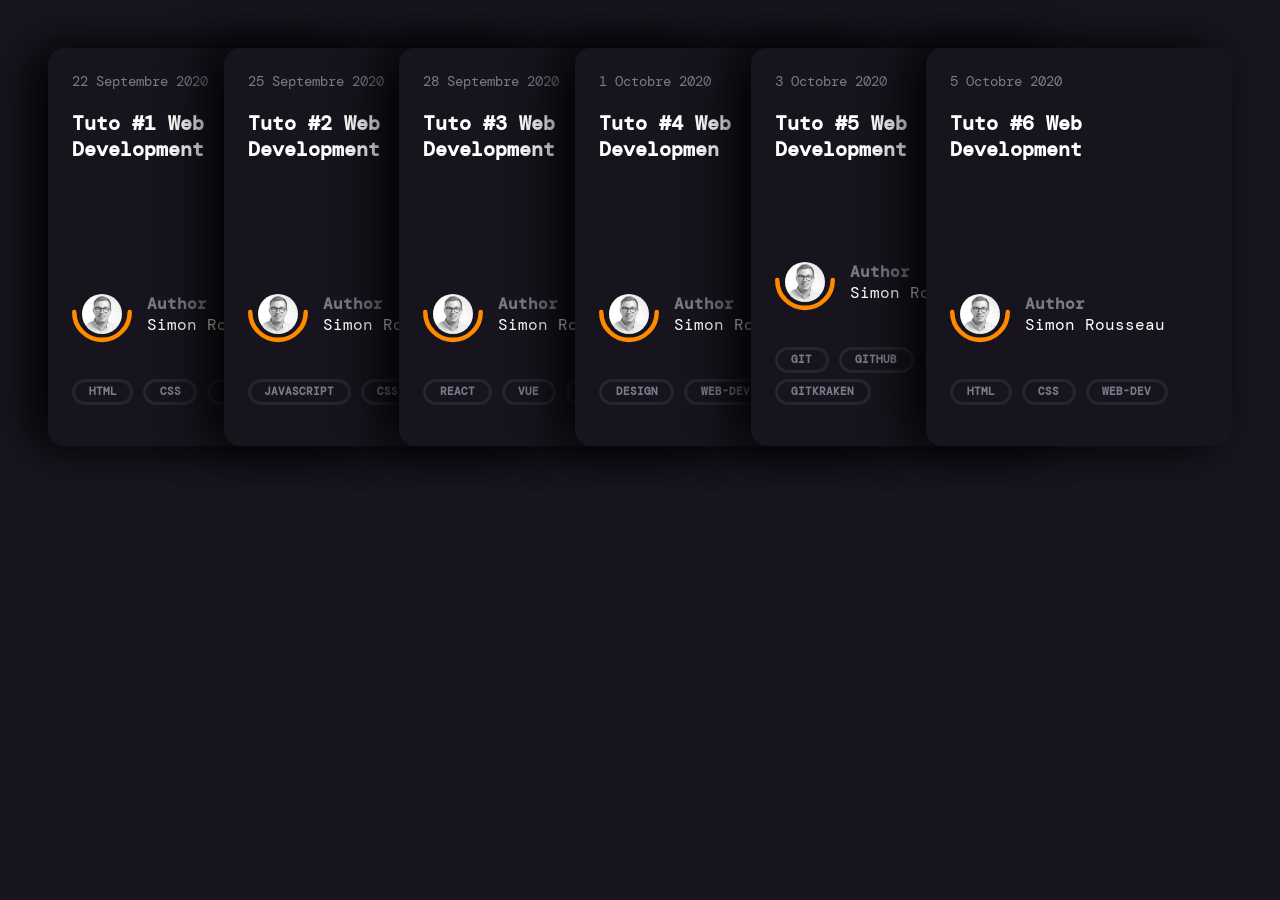
<file: index.html>
<!DOCTYPE html>
<html lang="en">

<head>
    <meta charset="UTF-8">
    <meta name="viewport" content="width=device-width, initial-scale=1.0">
    <title>CSS Cards Animation</title>
    <link rel="stylesheet" href="cards.css">
</head>

<body>
    <section class="card-list">
        <article class="card">
            <header class="card-header">
                <p>22 Septembre 2020</p>
                <h2>Tuto #1 Web Development</h2>
            </header>
            <div class="card-author">
                <a href="#" class="author-avatar">
                    <img src="avatar.jpg" alt="avatar">
                </a>
                <svg class="half-circle" viewBox="0 0 106 57">
                    <path d="M102 4c0 27.1-21.9 49-49 49S4 31.1 4 4"></path>
                </svg>
                <div class="author-name">
                    <div class="author-name-prefix">Author</div>
                    Simon Rousseau
                </div>
            </div>
            <div class="tags">
                <a href="#">html</a>
                <a href="#">css</a>
                <a href="#">web-dev</a>
            </div>
        </article>
        <article class="card">
            <header class="card-header">
                <p>25 Septembre 2020</p>
                <h2>Tuto #2 Web Development</h2>
            </header>
            <div class="card-author">
                <a href="#" class="author-avatar">
                    <img src="avatar.jpg" alt="avatar">
                </a>
                <svg class="half-circle" viewBox="0 0 106 57">
                    <path d="M102 4c0 27.1-21.9 49-49 49S4 31.1 4 4"></path>
                </svg>
                <div class="author-name">
                    <div class="author-name-prefix">Author</div>
                    Simon Rousseau
                </div>
            </div>
            <div class="tags">
                <a href="#">javascript</a>
                <a href="#">css</a>
            </div>
        </article>
        <article class="card">
            <header class="card-header">
                <p>28 Septembre 2020</p>
                <h2>Tuto #3 Web Development</h2>
            </header>
            <div class="card-author">
                <a href="#" class="author-avatar">
                    <img src="avatar.jpg" alt="avatar">
                </a>
                <svg class="half-circle" viewBox="0 0 106 57">
                    <path d="M102 4c0 27.1-21.9 49-49 49S4 31.1 4 4"></path>
                </svg>
                <div class="author-name">
                    <div class="author-name-prefix">Author</div>
                    Simon Rousseau
                </div>
            </div>
            <div class="tags">
                <a href="#">react</a>
                <a href="#">vue</a>
                <a href="#">web-dev</a>
            </div>
        </article>
        <article class="card">
            <header class="card-header">
                <p>1 Octobre 2020</p>
                <h2>Tuto #4 Web Developmen</h2>
            </header>
            <div class="card-author">
                <a href="#" class="author-avatar">
                    <img src="avatar.jpg" alt="avatar">
                </a>
                <svg class="half-circle" viewBox="0 0 106 57">
                    <path d="M102 4c0 27.1-21.9 49-49 49S4 31.1 4 4"></path>
                </svg>
                <div class="author-name">
                    <div class="author-name-prefix">Author</div>
                    Simon Rousseau
                </div>
            </div>
            <div class="tags">
                <a href="#">design</a>
                <a href="#">web-dev</a>
            </div>
        </article>
        <article class="card">
            <header class="card-header">
                <p>3 Octobre 2020</p>
                <h2>Tuto #5 Web Development</h2>
            </header>
            <div class="card-author">
                <a href="#" class="author-avatar">
                    <img src="avatar.jpg" alt="avatar">
                </a>
                <svg class="half-circle" viewBox="0 0 106 57">
                    <path d="M102 4c0 27.1-21.9 49-49 49S4 31.1 4 4"></path>
                </svg>
                <div class="author-name">
                    <div class="author-name-prefix">Author</div>
                    Simon Rousseau
                </div>
            </div>
            <div class="tags">
                <a href="#">git</a>
                <a href="#">github</a>
                <a href="#">gitlab</a>
                <a href="#">gitkraken</a>
            </div>
        </article>
        <article class="card">
            <header class="card-header">
                <p>5 Octobre 2020</p>
                <h2>Tuto #6 Web Development</h2>
            </header>
            <div class="card-author">
                <a href="#" class="author-avatar">
                    <img src="avatar.jpg" alt="avatar">
                </a>
                <svg class="half-circle" viewBox="0 0 106 57">
                    <path d="M102 4c0 27.1-21.9 49-49 49S4 31.1 4 4"></path>
                </svg>
                <div class="author-name">
                    <div class="author-name-prefix">Author</div>
                    Simon Rousseau
                </div>
            </div>
            <div class="tags">
                <a href="#">html</a>
                <a href="#">css</a>
                <a href="#">web-dev</a>
            </div>
        </article>
    </section>
</body>

</html>
</file>
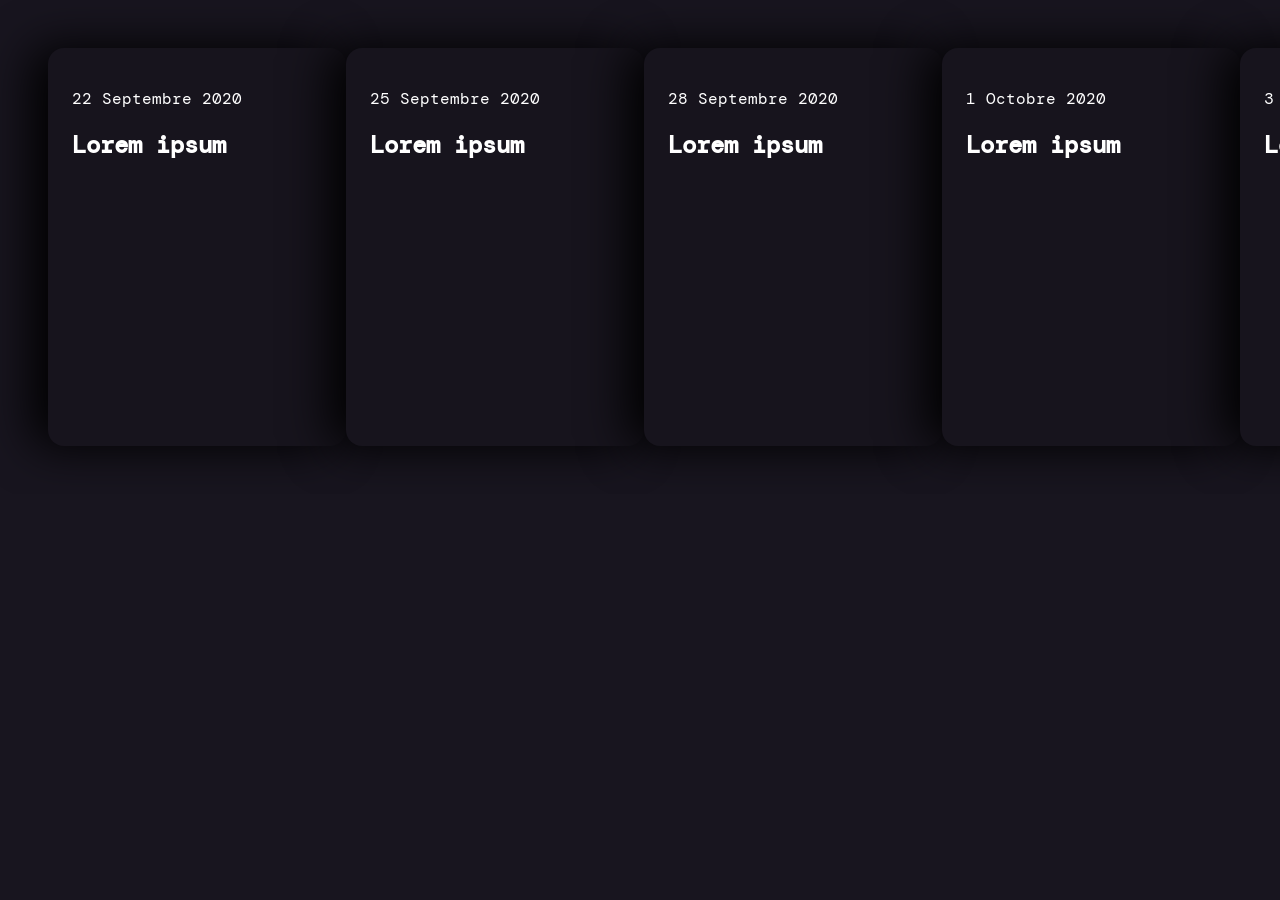
<file: public/index.html>
<!DOCTYPE html>
<html lang="en">

<head>
    <meta charset="UTF-8">
    <meta name="viewport" content="width=device-width, initial-scale=1.0">
    <title>CSS Cards Animation</title>
    <link rel="stylesheet" href="cards.css">
</head>

<body>
    <section class="card-list">
        <article class="card">
            <header class="card-header">
                <p>22 Septembre 2020</p>
                <h2>Lorem ipsum</h2>
            </header>
        </article>
        <article class="card">
            <header class="card-header">
                <p>25 Septembre 2020</p>
                <h2>Lorem ipsum</h2>
            </header>
        </article>
        <article class="card">
            <header class="card-header">
                <p>28 Septembre 2020</p>
                <h2>Lorem ipsum</h2>
            </header>
        </article>
        <article class="card">
            <header class="card-header">
                <p>1 Octobre 2020</p>
                <h2>Lorem ipsum</h2>
            </header>
        </article>
        <article class="card">
            <header class="card-header">
                <p>3 Octobre 2020</p>
                <h2>Lorem ipsum</h2>
            </header>
        </article>
        <article class="card">
            <header class="card-header">
                <p>5 Octobre 2020</p>
                <h2>Lorem ipsum</h2>
            </header>
        </article>
    </section>
</body>

</html>
</file>
<file: cards.css>
@import url('https://fonts.googleapis.com/css2?family=DM+Mono:wght@300;400;500&display=swap');

body {
    padding: 0;
    margin: 0;
    background-color: #18151f;
    color: white;
    font-family: 'DM Mono', monospace;
}

.card-list {
    display: flex;
    padding: 3rem;
    overflow-x: scroll;
}

.card {
    height: 350px;
    width: 400px;
    min-width: 250px;
    padding: 1.5rem;
    border-radius: 16px;
    background: #17141d;
    box-shadow: -1rem 0 3rem #000;
    display: flex;
    flex-direction: column;
    transition: .2s;
    margin: 0;
    scroll-snap-align: start;
    clear: both;
    position: relative;
}

.card-list::-webkit-scrollbar {
    width: 10px;
    height: 10px;
}
.card-list::-webkit-scrollbar-thumb {
    background: #201c29;
    border-radius: 10px;
    box-shadow: inset 2px 2px 2px hsla(0,0%,100%,.25), inset -2px -2px 2px rgba(0,0,0,.25);
}

.card-list::-webkit-scrollbar-track {
    background: linear-gradient(90deg,#201c29,#201c29 1px,#17141d 0,#17141d);
}

.card:hover {
    transform: translateY(-1rem);
}

.card:focus-within~.card, .card:hover~.card {
    transform: translateX(130px);
}

.card:not(:first-child) {
    margin-left: -130px;
}

.card-header {
    margin-bottom: auto;
}

.card-header p {
    font-size: 14px;
    margin: 0 0 1rem;
    color: #7a7a8c;
}

.card-header h2 {
    font-size: 20px;
    margin: .25rem 0 auto;
    text-decoration: none;
    color: inherit;
    border: 0;
    display: inline-block;
    cursor: pointer;
}

.card-header h2:hover {
    background: linear-gradient(90deg,#ff8a00,#e52e71);
    text-shadow: none;
    -webkit-text-fill-color: transparent;
    -webkit-background-clip: text;
    background-clip: text;
}

.card-author {
    margin: 3rem 0 0;
    display: grid;
    grid-template-columns: 75px 1fr;
    align-items: center;
    position: relative;
}

.author-avatar {
    grid-area: auto;
    align-self: start;
    position: relative;
    box-sizing: border-box;
}

.author-avatar img {
    width: 40px;
    height: 40px;
    border-radius: 50%;
    filter: grayscale(100%);
    display: block;
    overflow: hidden;
    margin: 16px 10px;
}

.author-name {
    grid-area: auto;
    box-sizing: border-box;
}

.author-name-prefix {
    font-style: normal;
    font-weight: 700;
    color: #7a7a8c;
}

.half-circle {
    position: absolute;
    bottom: 0;
    left: 0;
    width: 60px;
    height: 48px;
    fill: none;
    stroke: #ff8a00;
    stroke-width: 8;
    stroke-linecap: round;
    pointer-events: none;
}

.tags {
    margin: 1rem 0 2rem;
    padding: .5rem 0 1rem;
    line-height: 2;
    margin-bottom: 0;
}

.tags a {
    font-style: normal;
    font-weight: 700;
    font-size: .5rem;
    color: #7a7a8c;
    text-transform: uppercase;
    font-size: .66rem;
    border: 3px solid #28242f;
    border-radius: 2rem;
    padding: .2rem .85rem .25rem;
    position: relative;
    text-decoration: none;
}

.tags a:hover {
    background: linear-gradient(90deg,#ff8a00,#e52e71);
    text-shadow: none;
    -webkit-text-fill-color: transparent;
    -webkit-background-clip: text;
    -webkit-box-decoration-break: clone;
    background-clip: text;
    border-color: white;
}
</file>
<file: public/cards.css>
@import url('https://fonts.googleapis.com/css2?family=DM+Mono:wght@300;400;500&display=swap');

body {
    padding: 0;
    margin: 0;
    background-color: #18151f;
    color: white;
    font-family: 'DM Mono', monospace;
}

.card-list {
    display: flex;
    padding: 3rem;
    overflow-x: scroll;
}

.card {
    height: 350px;
    width: 400px;
    min-width: 250px;
    padding: 1.5rem;
    border-radius: 16px;
    background: #17141d;
    box-shadow: -1rem 0 3rem #000;
    display: flex;
    flex-direction: column;
    transition: .2s;
    margin: 0;
    scroll-snap-align: start;
    clear: both;
    position: relative;
}
</file>
